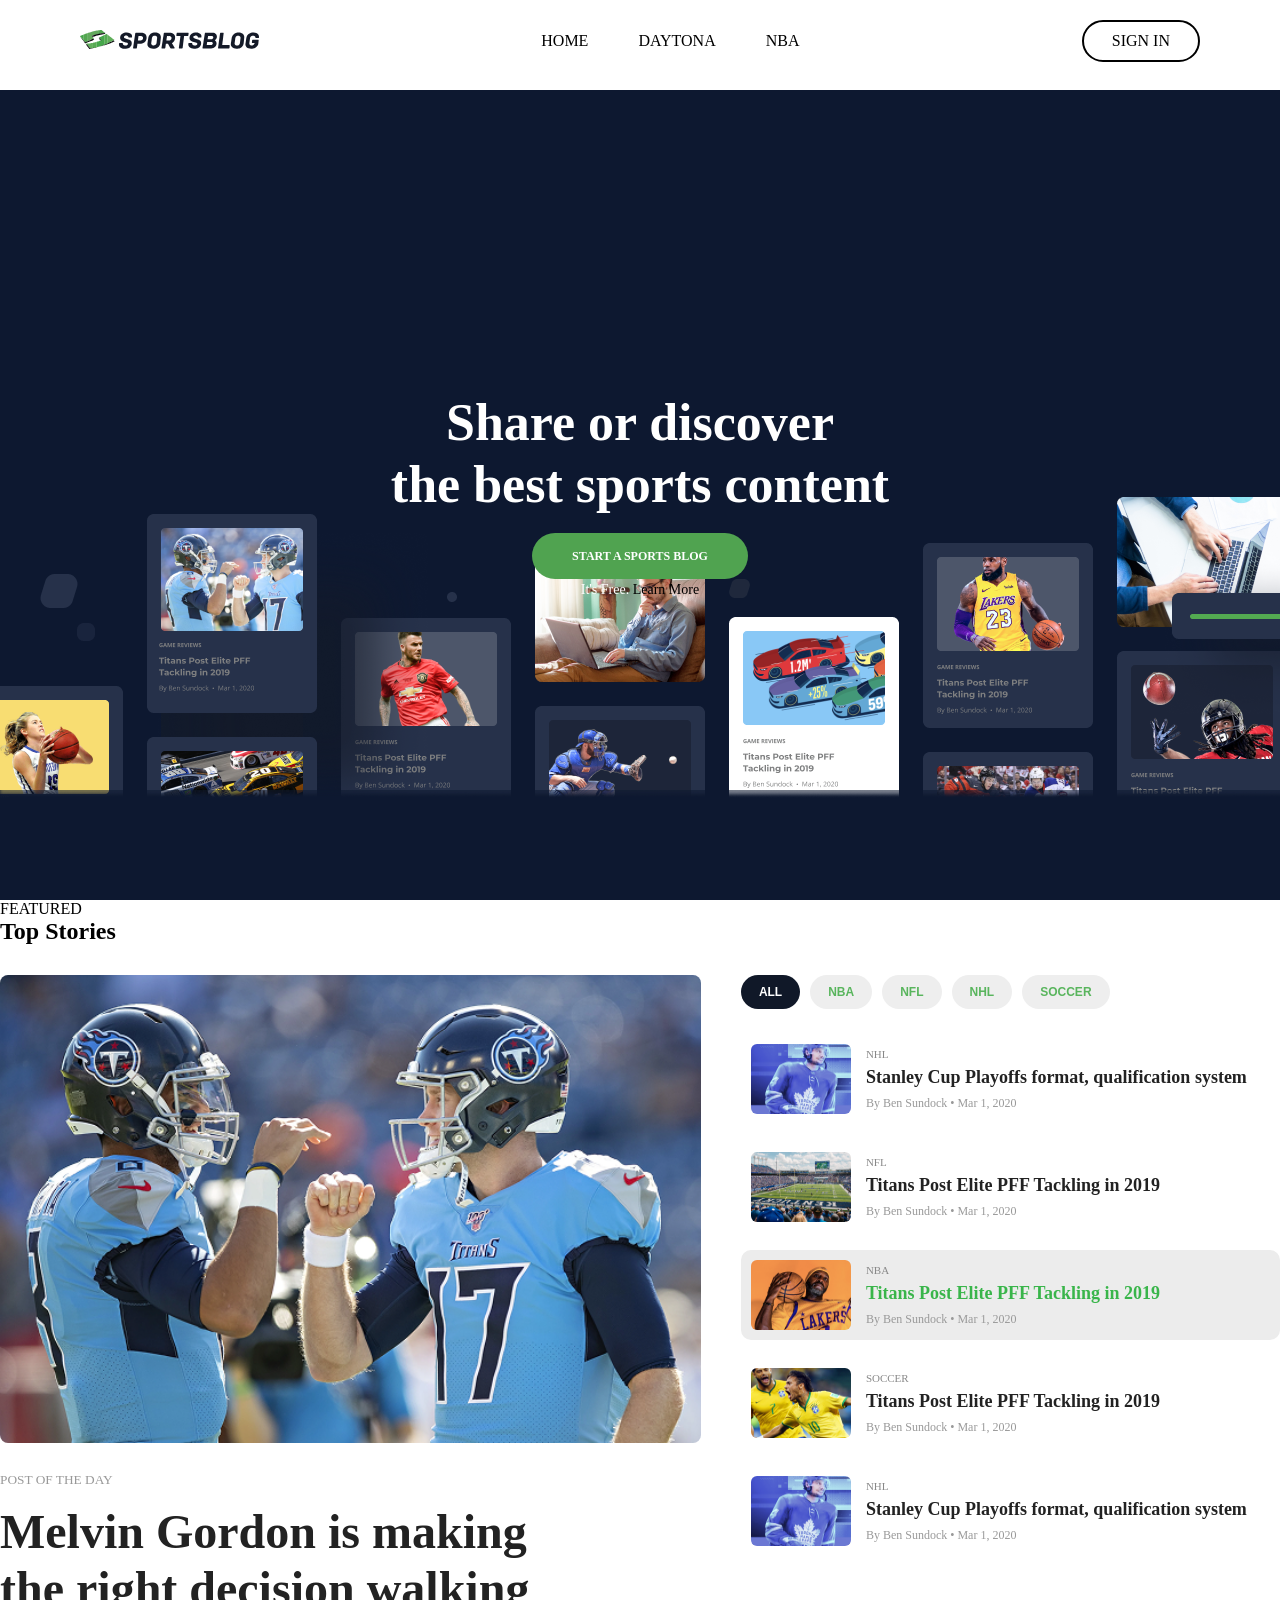
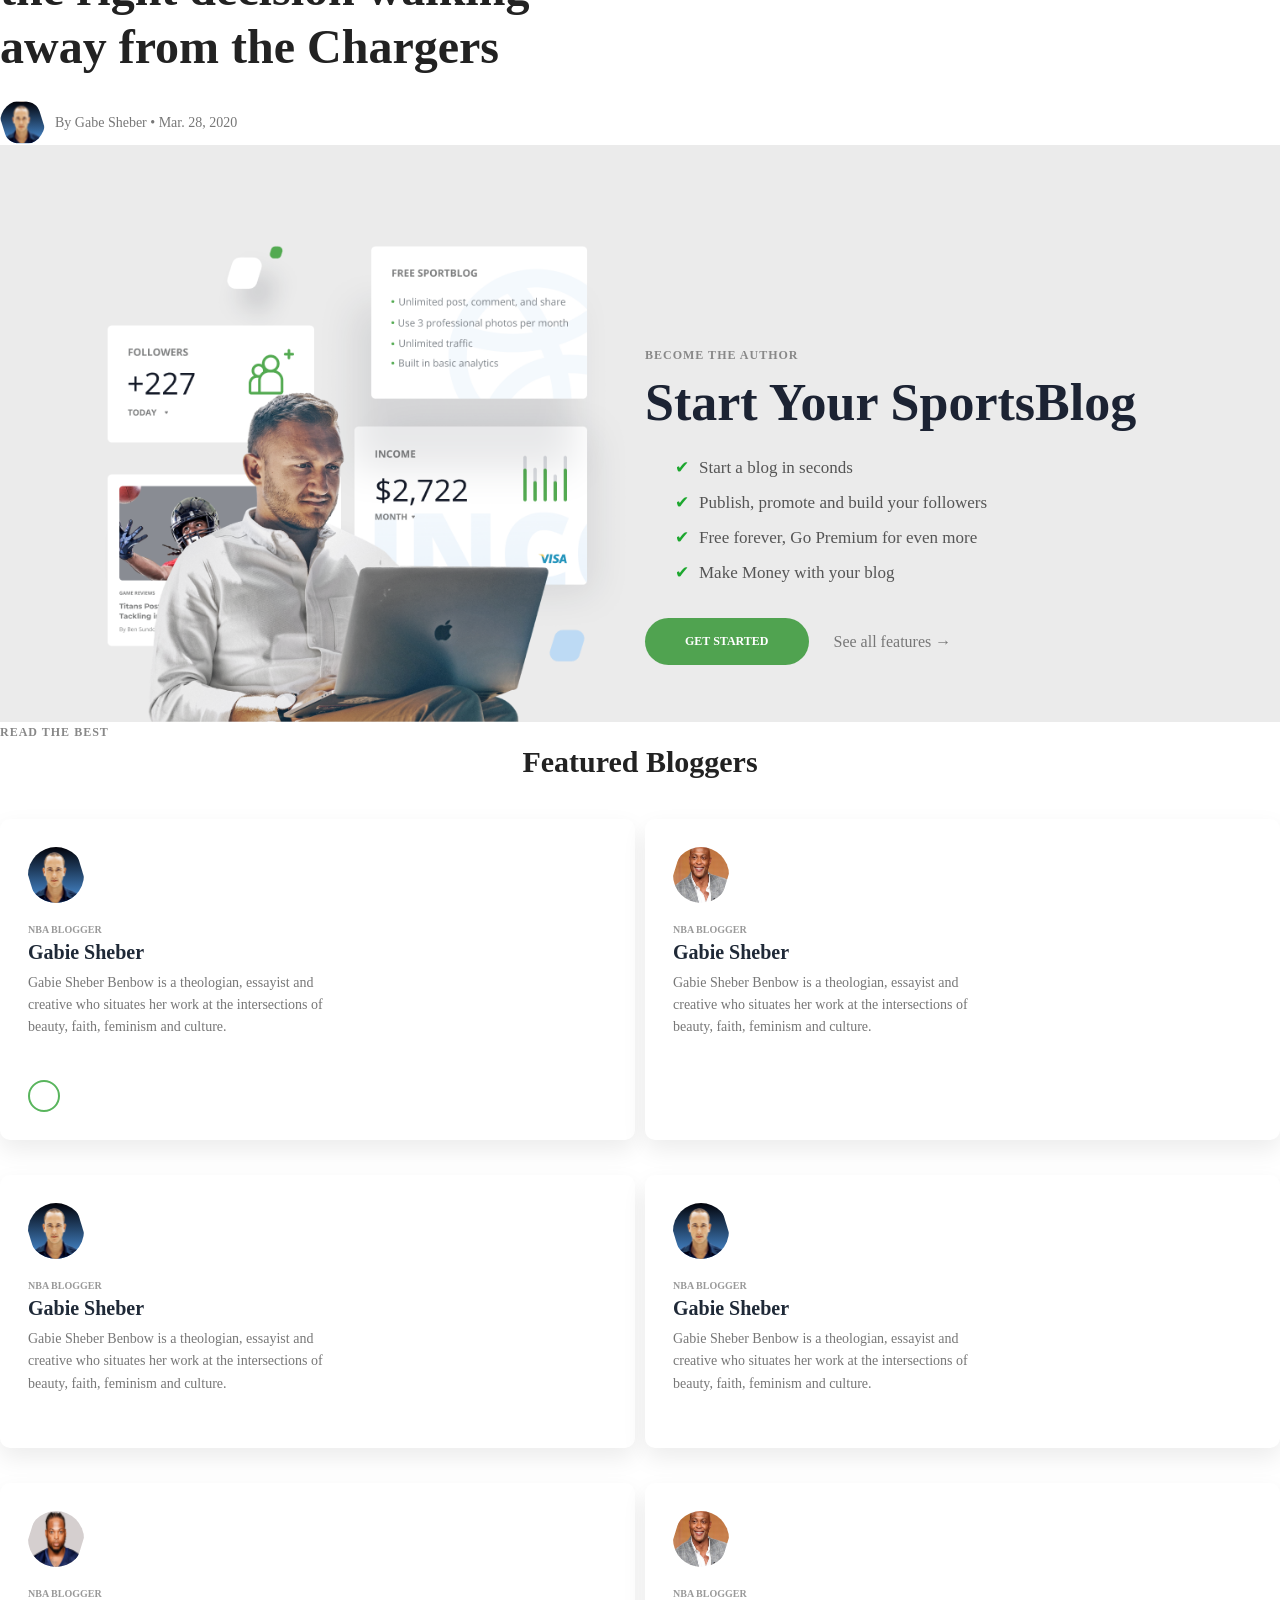
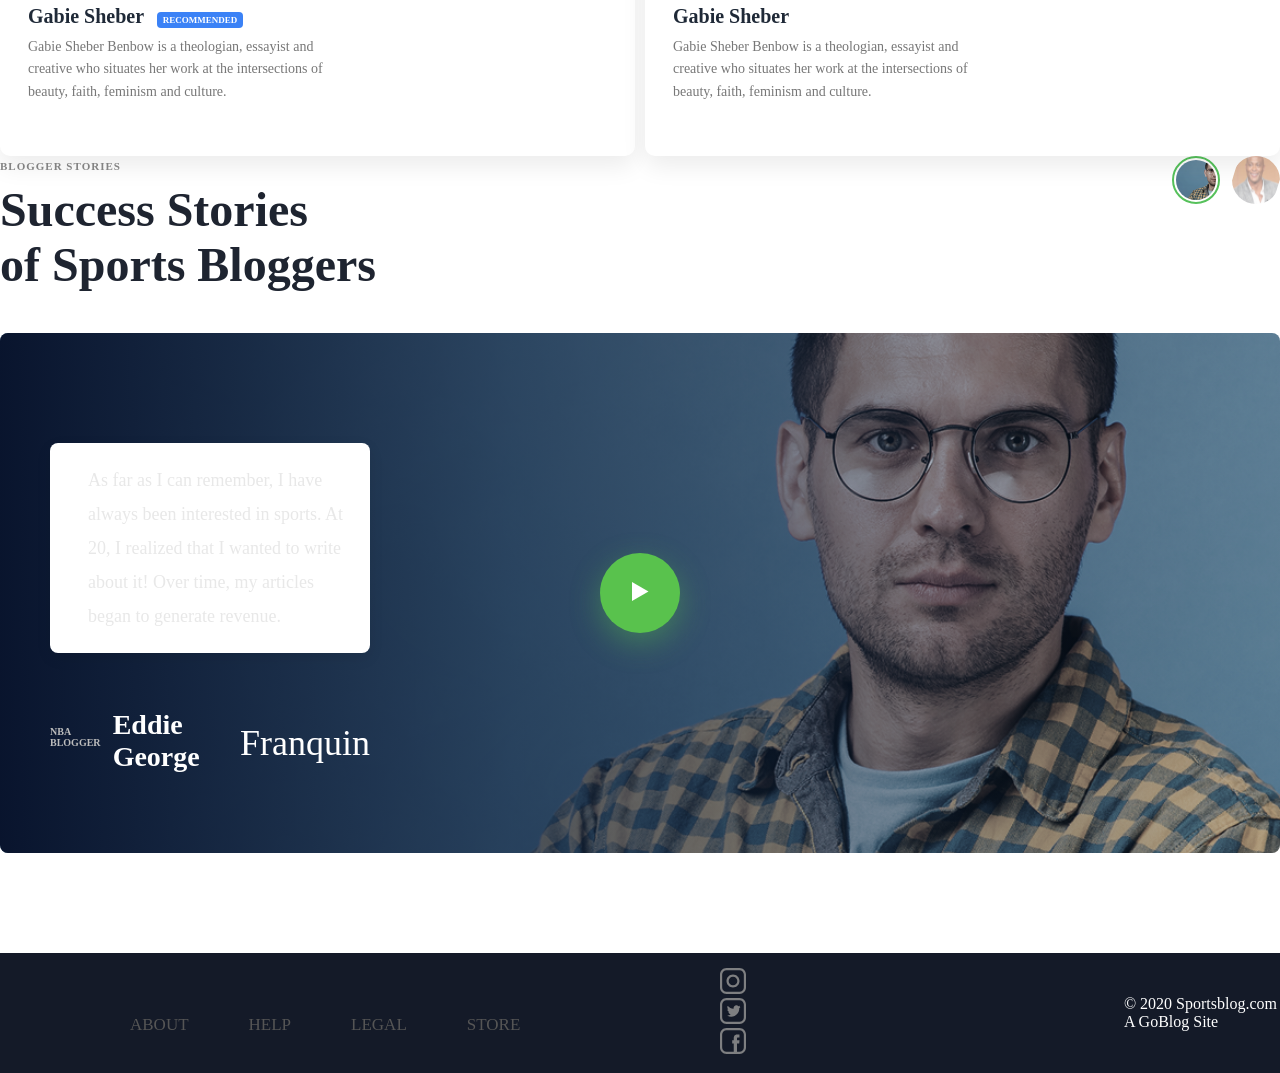
<file: index.html>
<!DOCTYPE html>
<html lang="en">
<head>
    <meta charset="UTF-8">
    <meta name="viewport" content="width=device-width, initial-scale=1.0">
    <title>SASS WEBSITE</title>
    <link rel="stylesheet" href="./style.css">
</head>
<body>
<header class="header">
    <div class="logo">
        <img src="./img/LOGO_dark background.svg" alt="">
    </div>

    <nav class="nav" id="nav">
        <a href="./index.html">HOME</a>
        <a href="./daytona.html">DAYTONA</a>
        <a href="./nba.html">NBA</a>
    </nav>
    <a href="./button.html" class="sign-btn">SIGN IN</a>
    <button class="menu-btn" id="menuBtn">
        ☰
    </button>
</header>
<script src="./app.js"></script>
<section class="hero">
    <div class="contents">
      <h1>Share or discover<br>the best sports content</h1>
      <a href="#" class="btn">START A SPORTS BLOG</a>
      <p>
        It's Free. <a href="#">Learn More</a>
      </p>
    </div>
  </section>
    <section>
        <div class="headerss">
        <span>FEATURED</span>
        <h1>Top Stories</h1>
    </div>
    <div class="content">
        <div class="main-story">
            <img src="./img/FeaturedCardImage (1).png"
                alt="football">
            <small>POST OF THE DAY</small>
            <h2>
                Melvin Gordon is making <br>
                the right decision walking <br>
                away from the Chargers
            </h2>
            <div class="author">
                <img src="./img/AuthorAvatar.svg">
                <p>By Gabe Sheber • Mar. 28, 2020</p>
            </div>
        </div>
        <div class="sidebar">
            <div class="tabs"`>
                <button class="active">ALL</button>
                <button>NBA</button>
                <button>NFL</button>
                <button>NHL</button>
                <button>SOCCER</button>
            </div>
            <div class="news-card">
                <img src="./img/Mask Group (1) copy.png">
                <div>
                    <span>NHL</span>
                    <h4>Stanley Cup Playoffs format, qualification system</h4>
                    <p>By Ben Sundock • Mar 1, 2020</p>
                </div>
            </div>

            <div class="news-card">
                <img src="./img/CardImage.png">
                <div>
                    <span>NFL</span>
                    <h4>Titans Post Elite PFF Tackling in 2019</h4>
                    <p>By Ben Sundock • Mar 1, 2020</p>
                </div>
            </div>

            <div class="news-card active-card">
                <img src="./img/Mask Group (2).png">
                <div>
                    <span>NBA</span>
                    <h4>Titans Post Elite PFF Tackling in 2019</h4>
                    <p>By Ben Sundock • Mar 1, 2020</p>
                </div>
            </div>

            <div class="news-card">
                <img src="./img/Mask Group (3).png">
                <div>
                    <span>SOCCER</span>
                    <h4>Titans Post Elite PFF Tackling in 2019</h4>
                    <p>By Ben Sundock • Mar 1, 2020</p>
                </div>
            </div>
            <div class="news-card">
                <img src="./img/Mask Group (1) copy.png">
                <div>
                    <span>NHL</span>
                    <h4>Stanley Cup Playoffs format, qualification system</h4>
                    <p>By Ben Sundock • Mar 1, 2020</p>
                </div>
            </div>
    </section>
                

    <section class="section__left">
        <div class="left">
    <img src="./img/Group 1133.png"
         alt="person">
  </div>

  <div class="right">
    <span class="subtitle">BECOME THE AUTHOR</span>

    <h1>Start Your SportsBlog</h1>

    <ul>
      <li><span class="sct__span">✔</span>Start a blog in seconds</li>
      <li><span class="sct__span">✔</span>Publish, promote and build your followers</li>
      <li><span class="sct__span">✔</span>Free forever, Go Premium for even more</li>
      <li><span class="sct__span">✔</span>Make Money with your blog</li>
    </ul>

    <div class="buttons">
      <a href="#" class="btn">GET STARTED</a>
      <a href="#" class="link">See all features →</a>
    </div>
  </div>
    </section>
    <section>
        <span class="subtitle">READ THE BEST</span>
    <h1 class="h1">Featured Bloggers</h1>

    <div class="bloggers">

        <div class="card">
            <img src="./img/AuthorAvatar.svg" alt="">
            <div class="info">
                <small>NBA BLOGGER</small>
                <h3>Gabie Sheber</h3>
                <p>
                    Gabie Sheber Benbow is a theologian, essayist and
                    creative who situates her work at the intersections
                    of beauty, faith, feminism and culture.
                </p>
            </div>
            <button><i class="fa-regular fa-heart"></i></button>
        </div>

        <div class="card">
            <img src="./img/Rectangle 57.svg" alt="">
            <div class="info">
                <small>NBA BLOGGER</small>
                <h3>Gabie Sheber</h3>
                <p>
                    Gabie Sheber Benbow is a theologian, essayist and
                    creative who situates her work at the intersections
                    of beauty, faith, feminism and culture.
                </p>
            </div>
        </div>

        <div class="card">
            <img src="./img/AuthorAvatar.svg" alt="">
            <div class="info">
                <small>NBA BLOGGER</small>
                <h3>Gabie Sheber</h3>
                <p>
                    Gabie Sheber Benbow is a theologian, essayist and
                    creative who situates her work at the intersections
                    of beauty, faith, feminism and culture.
                </p>
            </div>
        </div>

        <div class="card">
            <img src="./img/AuthorAvatar.svg" alt="">
            <div class="info">
                <small>NBA BLOGGER</small>
                <h3>Gabie Sheber</h3>
                <p>
                    Gabie Sheber Benbow is a theologian, essayist and
                    creative who situates her work at the intersections
                    of beauty, faith, feminism and culture.
                </p>
            </div>
        </div>
        <div class="card">
            <img src="./img/Rectangle 57 (1).svg" alt="">
            <div class="info">
                <small>NBA BLOGGER</small>
                <h3>Gabie Sheber
                    <span class="badge">RECOMMENDED</span>
                </h3>
                <p>
                    Gabie Sheber Benbow is a theologian, essayist and
                    creative who situates her work at the intersections
                    of beauty, faith, feminism and culture.
                </p>
            </div>
        </div>
        <div class="card">
            <img src="./img/Rectangle 57.svg" alt="">
            <div class="info">
                <small>NBA BLOGGER</small>
                <h3>Gabie Sheber</h3>
                <p>
                    Gabie Sheber Benbow is a theologian, essayist and
                    creative who situates her work at the intersections
                    of beauty, faith, feminism and culture.
                </p>
    </div>
    </section>
    <section class="stories">
    <div class="heade">
        <div>
            <span class="subtitless">BLOGGER STORIES</span>
            <h1>Success Stories<br>of Sports Bloggers</h1>
        </div>

        <div class="avatars">
            <img class="active" src="./img/2596531 1.png">
            <img src="./img/Rectangle 57.svg">
        </div>
    </div>
    <div class="story-card">
        <div class="overlay"></div>
        <div class="conten">
            <div class="quote">
                <i class="fa-solid fa-quote-left"></i>
                <p>
                    As far as I can remember, I have always been
                    interested in sports. At 20, I realized that I
                    wanted to write about it! Over time, my articles
                    began to generate revenue.
                </p>
            </div>
            <div class="author">
                <small>NBA BLOGGER</small>
                <h3>Eddie George</h3>
                <div class="sign">Franquin</div>
            </div>
        </div>
        <button class="play-btn">
            <a href="https://www.youtube.com/watch?v=qtVUbK4wX6Q"><img src="./img/Polygon 1.svg" alt=""></a>
        </button>
    </div>
</section>
<footer>
    <div class="footer">
        <ul class="foot__ul">
            <li class="foot__li"><a href="#"></a>ABOUT</li>
            <li class="foot__li"><a href="#"></a>HELP</li>
            <li class="foot__li"><a href="#"></a>LEGAL</li>
            <li class="foot__li"><a href="#"></a>STORE</li>
        </ul>
        <div class="foot__imgs">
            <img src="./img/Instagram icon.svg" alt="">
            <img src="./img/Twitter icon.svg" alt="">
            <img src="./img/Facebook icon.svg" alt="">
        </div>
        <p class="footer__P">© 2020 Sportsblog.com A GoBlog Site</p>
    </div>
</footer>
</body>
</html>
</file>
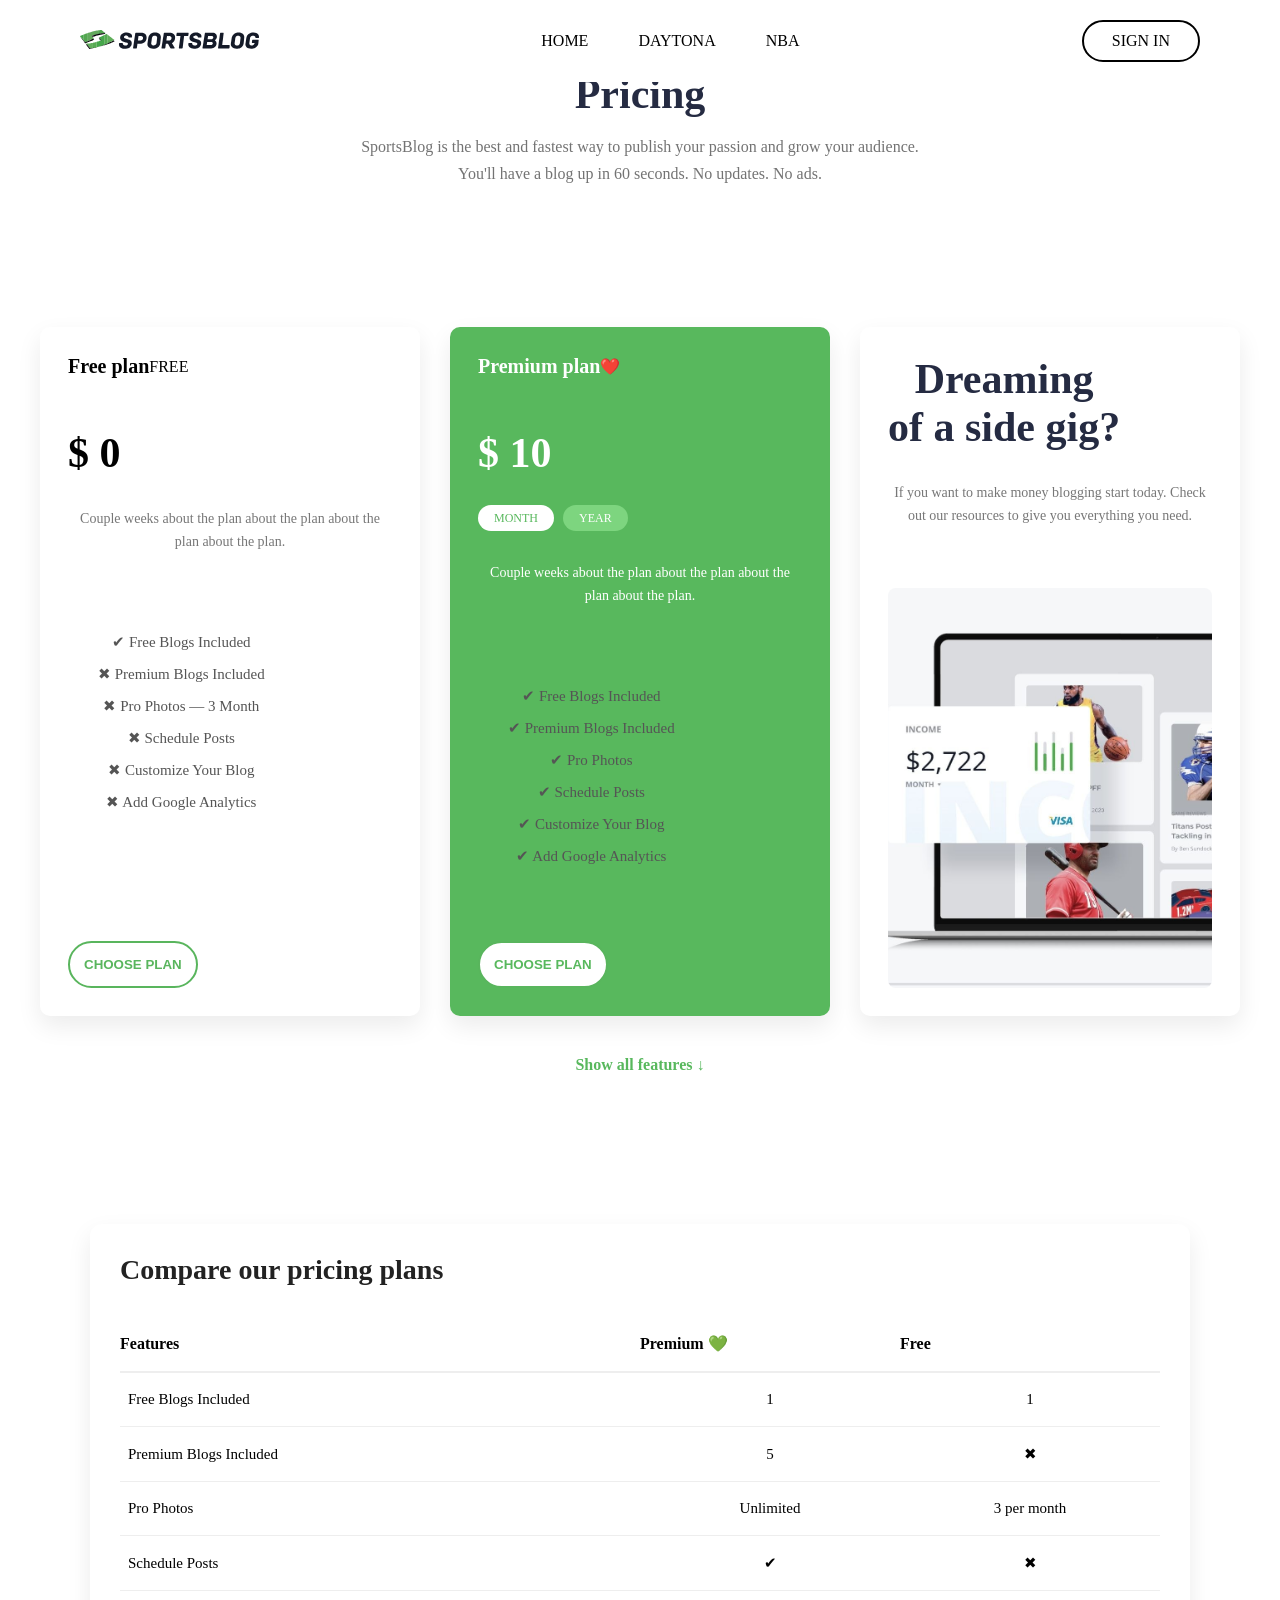
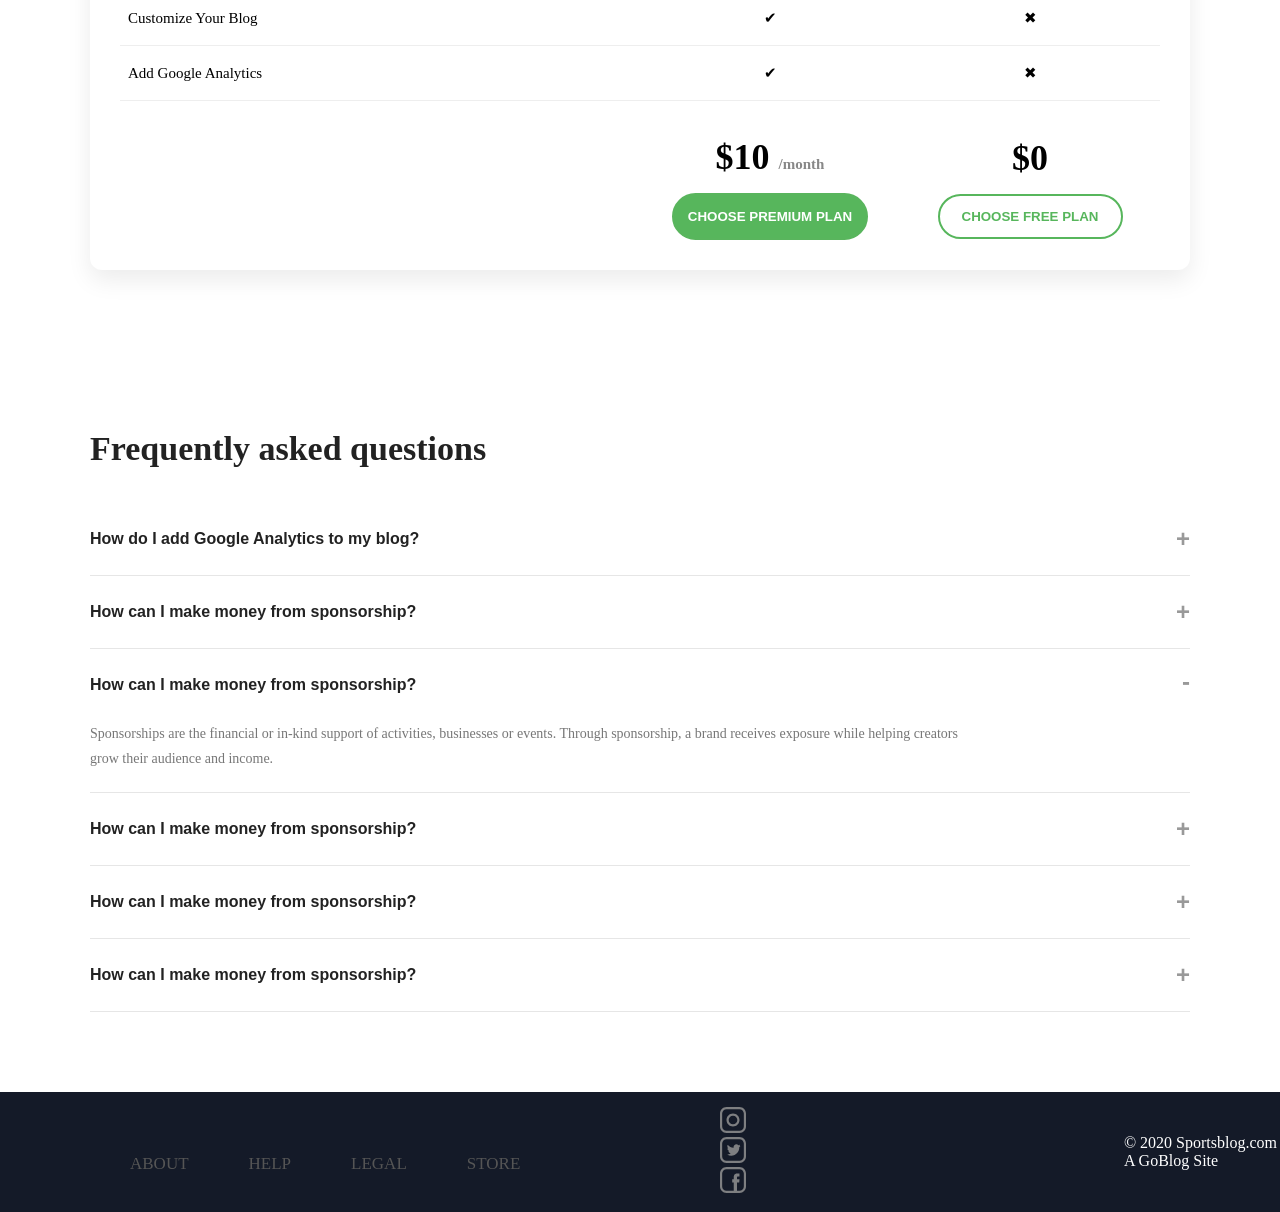
<file: button.html>
<!DOCTYPE html>
<html lang="en">
<head>
    <meta charset="UTF-8">
    <meta name="viewport" content="width=device-width, initial-scale=1.0">
    <title>SASS WEBSITE</title>
    <link rel="stylesheet" href="./style.css">
</head>
<body>
<header class="header">
    <div class="logo">
        <img src="./img/LOGO_dark background.svg" alt="">
    </div>

    <nav class="nav" id="nav">
        <a href="./index.html">HOME</a>
        <a href="./daytona.html">DAYTONA</a>
        <a href="./nba.html">NBA</a>
    </nav>
    <a href="./button.html" class="sign-btn">SIGN IN</a>
    <button class="menu-btn" id="menuBtn">
        ☰
    </button>
</header>
<script src="./app.js"></script>
<section class="pricing">
    <div class="containerss">
        <h2>Pricing</h2>
        <p>
            SportsBlog is the best and fastest way to publish your passion and grow your audience.
            <br>
            You'll have a blog up in 60 seconds. No updates. No ads.
        </p>
    </div>
</section>
<section class="pricing">

<div class="container">

<div class="card">

<div class="top">
<h3>Free plan</h3>
<span>FREE</span>
</div>

<h1>$ 0</h1>

<p>
Couple weeks about the plan about the plan
about the plan about the plan.
</p>

<ul>

<li>✔ Free Blogs Included</li>
<li>✖ Premium Blogs Included</li>
<li>✖ Pro Photos — 3 Month</li>
<li>✖ Schedule Posts</li>
<li>✖ Customize Your Blog</li>
<li>✖ Add Google Analytics</li>

</ul>

<button>CHOOSE PLAN</button>

</div>

<!-- Premium -->

<div class="card premium">

<div class="top">
<h3>Premium plan</h3>
<span>❤️</span>
</div>

<h1>$ 10</h1>

<div class="switch">

<span class="active">MONTH</span>
<span>YEAR</span>

</div>

<p>
Couple weeks about the plan about the plan
about the plan about the plan.
</p>

<ul>

<li>✔ Free Blogs Included</li>
<li>✔ Premium Blogs Included</li>
<li>✔ Pro Photos</li>
<li>✔ Schedule Posts</li>
<li>✔ Customize Your Blog</li>
<li>✔ Add Google Analytics</li>

</ul>

<button>CHOOSE PLAN</button>

</div>

<!-- Right Card -->

<div class="card image-card">

<h2>Dreaming<br>of a side gig?</h2>

<p>

If you want to make money blogging
start today. Check out our resources
to give you everything you need.

</p>

<img src="./img/photo_2026-07-07_12-33-56.jpg"
alt="dashboard">

</div>

</div>

<a href="#" class="features">
Show all features ↓
</a>

</section>
<section class="compare">

<div class="wrapper">

<h2>Compare our pricing plans</h2>

<div class="table">

<div class="head">
<div>Features</div>
<div>Premium 💚</div>
<div>Free</div>
</div>

<div class="row">
<div>Free Blogs Included</div>
<div>1</div>
<div>1</div>
</div>

<div class="row">
<div>Premium Blogs Included</div>
<div>5</div>
<div>✖</div>
</div>

<div class="row">
<div>Pro Photos</div>
<div>Unlimited</div>
<div>3 per month</div>
</div>

<div class="row">
<div>Schedule Posts</div>
<div>✔</div>
<div>✖</div>
</div>

<div class="row">
<div>Customize Your Blog</div>
<div>✔</div>
<div>✖</div>
</div>

<div class="row">
<div>Add Google Analytics</div>
<div>✔</div>
<div>✖</div>
</div>

<div class="footerss">
<div></div>
<div class="price">
<h3>$10 <span>/month</span></h3>
<button class="green">
CHOOSE PREMIUM PLAN
</button>
</div>
<div class="price">
<h3>$0</h3>
<button class="greens">
CHOOSE FREE PLAN
</button>
</div>
</div>
</div>
</div>
</section>
<section class="faq">
    <div class="containe">
        <h2>Frequently asked questions</h2>
        <div class="accordion">
            <div class="item">
                <button class="question">
                    <span>How do I add Google Analytics to my blog?</span>
                    <span>+</span>
                </button>
                <div class="answerss">
                    <p>
                        Copy your Google Analytics tracking ID and paste it into
                        your blog settings. Save the changes and analytics will
                        begin tracking visitors.
                    </p>
                </div>
            </div>

            <div class="item">
                <button class="question">
                    <span>How can I make money from sponsorship?</span>
                    <span>+</span>
                </button>

                <div class="answerss">
                    <p>
                        Sponsorships are agreements where companies pay you to
                        promote their products or services through your content.
                    </p>
                </div>
            </div>

            <div class="item active">
                <button class="question">
                    <span>How can I make money from sponsorship?</span>
                    <span>-</span>
                </button>
                <div class="answerss show">
                    <p>
                        Sponsorships are the financial or in-kind support of
                        activities, businesses or events. Through sponsorship,
                        a brand receives exposure while helping creators grow
                        their audience and income.
                    </p>
                </div>
            </div>
            <div class="item">
                <button class="question">
                    <span>How can I make money from sponsorship?</span>
                    <span>+</span>
                </button>

                <div class="answerss">
                    <p>Lorem ipsum dolor sit amet.</p>
                </div>
            </div>

            <div class="item">
                <button class="question">
                    <span>How can I make money from sponsorship?</span>
                    <span>+</span>
                </button>

                <div class="answerss">
                    <p>Lorem ipsum dolor sit amet.</p>
                </div>
            </div>
            <div class="item">
                <button class="question">
                    <span>How can I make money from sponsorship?</span>
                    <span>+</span>
                </button>
                <div class="answerss">
                    <p>Lorem ipsum dolor sit amet.</p>
                </div>
            </div>
        </div>
    </div>
</section>
<footer>
    <div class="footer">
        <ul class="foot__ul">
            <li class="foot__li"><a href="#"></a>ABOUT</li>
            <li class="foot__li"><a href="#"></a>HELP</li>
            <li class="foot__li"><a href="#"></a>LEGAL</li>
            <li class="foot__li"><a href="#"></a>STORE</li>
        </ul>
        <div class="foot__imgs">
            <img src="./img/Instagram icon.svg" alt="">
            <img src="./img/Twitter icon.svg" alt="">
            <img src="./img/Facebook icon.svg" alt="">
        </div>
        <p class="footer__P">© 2020 Sportsblog.com A GoBlog Site</p>
    </div>
</footer>
</body>
</html>
</file>
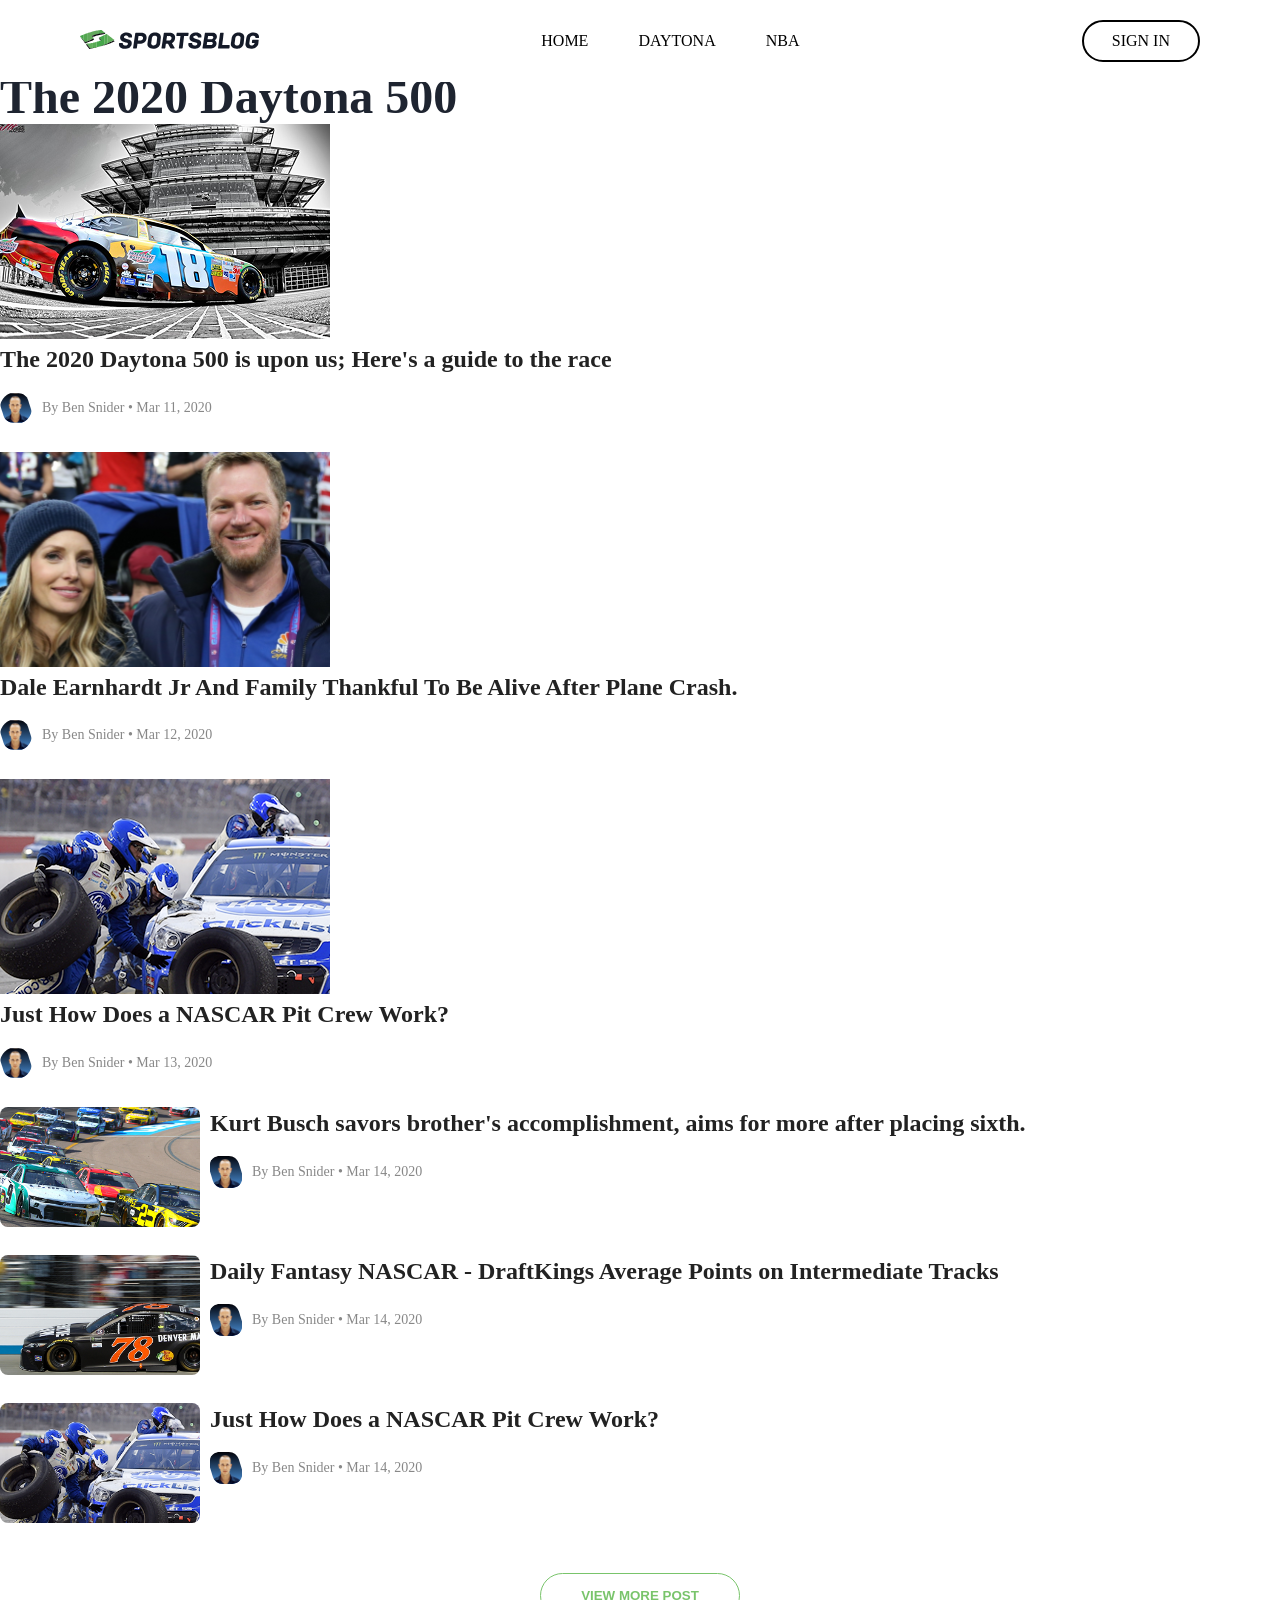
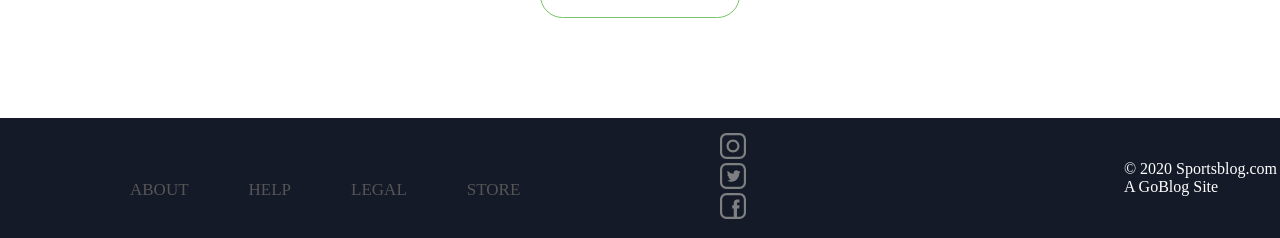
<file: daytona.html>
<!DOCTYPE html>
    <html lang="en">
    <head>
        <meta charset="UTF-8">
        <meta name="viewport" content="width=device-width, initial-scale=1.0">
        <title>SASS WEBSITE</title>
        <link rel="stylesheet" href="./style.css">
    </head>
    <body>
<header class="header">
    <div class="logo">
        <img src="./img/LOGO_dark background.svg" alt="">
    </div>
    <nav class="nav" id="nav">
        <a href="./index.html">HOME</a>
        <a href="./daytona.html">DAYTONA</a>
        <a href="./nba.html">NBA</a>
    </nav>
    <a href="./button.html" class="sign-btn">SIGN IN</a>
    <button class="menu-btn" id="menuBtn">
        ☰
    </button>
</header>
    <script src="./app.js"></script>
        <section class="stories">
            <span class="tags">TAG</span>
        <h1>The 2020 Daytona 500</h1>

        <div class="newss">

            <div class="carders">
                <img src="./img/image 195.png" alt="">
                <div class="contenterr">
                    <h3>The 2020 Daytona 500 is upon us; Here's a guide to the race</h3>
                    <div class="metas">
                        <img src="./img/AuthorAvatar.svg" class="avatar">
                        <span>By Ben Snider • Mar 11, 2020</span>
                    </div>
                </div>
            </div>

            <div class="carders">
                <img src="./img/image 192.svg" alt="">
                <div class="contenterr">
                    <h3>Dale Earnhardt Jr And Family Thankful To Be Alive After Plane Crash.</h3>
                    <div class="metas">
                        <img src="./img/AuthorAvatar.svg" class="avatar">
                        <span>By Ben Snider • Mar 12, 2020</span>
                    </div>
                </div>
            </div>

            <div class="carders">
                <img src="./img/image 193.png" alt="">
                <div class="contenterr">
                    <h3>Just How Does a NASCAR Pit Crew Work?</h3>
                    <div class="metas">
                        <img src="./img/AuthorAvatar.svg" class="avatar">
                        <span>By Ben Snider • Mar 13, 2020</span>
                    </div>
                </div>
            </div>

            <div class="carderss">
                <img src="./img/image 166.png" alt="">
                <div class="contenterr">
                    <h3>Kurt Busch savors brother's accomplishment, aims for more after placing sixth.</h3>
                    <div class="metas">
                        <img src="./img/AuthorAvatar.svg" class="avatar">
                        <span>By Ben Snider • Mar 14, 2020</span>
                    </div>
                </div>
            </div>

            <div class="carderss">
                <img src="./img/image 196.png" alt="">
                <div class="contenterr">
                    <h3>Daily Fantasy NASCAR - DraftKings Average Points on Intermediate Tracks</h3>
                    <div class="metas">
                        <img src="./img/AuthorAvatar.svg" class="avatar">
                        <span>By Ben Snider • Mar 14, 2020</span>
                    </div>
                </div>
            </div>
            <div class="carderss">
                <img src="./img/image 193.png" alt="">
                <div class="contenterr">
                    <h3>Just How Does a NASCAR Pit Crew Work?</h3>
                    <div class="metas">
                        <img src="./img/AuthorAvatar.svg" class="avatar">
                        <span>By Ben Snider • Mar 14, 2020</span>
                    </div>
                </div>
            </div>
        </div>
        <button class="btnns">VIEW MORE POST</button>
        </section>
    <footer>
        <div class="footer">
            <ul class="foot__ul">
                <li class="foot__li"><a href="#"></a>ABOUT</li>
                <li class="foot__li"><a href="#"></a>HELP</li>
                <li class="foot__li"><a href="#"></a>LEGAL</li>
                <li class="foot__li"><a href="#"></a>STORE</li>
            </ul>
            <div class="foot__imgs">
                <img src="./img/Instagram icon.svg" alt="">
                <img src="./img/Twitter icon.svg" alt="">
                <img src="./img/Facebook icon.svg" alt="">
            </div>
            <p class="footer__P">© 2020 Sportsblog.com A GoBlog Site</p>
        </div>
    </footer>
    </body>
    </html>
</file>
<file: style.css>
*{
  padding: 0;
  margin: 0;
  box-sizing: border-box;
}
.header{
    display:flex;
    justify-content:space-between;
    align-items:center;
    padding:20px 80px;
    position:relative;
}
a{
  text-decoration: none;
  color: black;
}
ul{
  list-style: none;
  color: #000;
}
.nav{
    display:flex;
    gap:50px;
}

.sign-btn{
    padding:10px 28px;
    border:2px solid #000;
    border-radius:30px;
    text-decoration:none;
    color:#000;
}

.menu-btn{
    display:none;
    background:none;
    border:none;
    font-size:34px;
    cursor:pointer;
}
.header{
    position: relative;
    z-index: 1000;
}

.nav{
    display: none;
}

@media (max-width:768px){

    .nav{
        position: absolute;
        top: 100%;
        left: 0;
        width: 100%;
        background: #fff;
        display: flex;
        flex-direction: column;
        align-items: center;
        gap: 25px;
        padding: 25px 0;

        opacity: 0;
        visibility: hidden;
        transform: translateY(-15px);
        transition: .3s;

        z-index: 9999;
        box-shadow: 0 10px 25px rgba(0,0,0,.15);
    }

    .nav.active{
        opacity: 1;
        visibility: visible;
        transform: translateY(0);
    }
}

.header{
    position: fixed;
    top: 0;
    left: 0;
    width: 100%;
    background: #fff;
    z-index: 9999;
}
.hero{
    margin-top: 90px;
}

@media (max-width:768px){

    .menu-btn{
        display:block;
    }

    .nav{
        display:none;
        flex-direction:column;
        position:absolute;
        top:80px;
        left:0;
        width:100%;
        background:#fff;
        text-align:center;
        padding:20px 0;
        gap:20px;
        box-shadow:0 10px 20px rgba(0,0,0,.1);
    }

    .nav.active{
        display:flex;
    }

    .sign-btn{
        display:none;
    }

    .header{
        padding:20px 30px;
    }
}

@media (max-width:500px){

    .header{
        padding:15px 20px;
    }

    .logo img{
        width:170px;
    }

    .menu-btn{
        font-size:30px;
    }
}
@media (min-width:1024px){

    .menu-btn{
        display:none !important;
    }

    .nav{
        display:flex !important;
    }

    .sign-btn{
        display:inline-block;
    }
}
.article{
    width:90%;
    max-width:1100px;
    margin:40px auto;
    text-align:center;
}

.category{
    color:#9c9c9c;
    font-size:12px;
    letter-spacing:1px;
} 

.article h1{
    font-size:56px;
    font-weight:800;
    color:#2d2d2d;
    margin:18px 0 28px;
    line-height:1.2;
}

.authorer{
     display:flex;
     justify-content:center;
     align-items:center;
    gap:15px;
    margin-bottom:35px;
}

.authorer img{
    width:50px;
    height:50px;
    border-radius:50%;
} 
 
.authorer-text{
    text-align:left;
} 
 
.authorer-text p{
    color:#555;
    font-size:14px;
}

.authorer-text span{
    color:#888;
}

.authorer-text small{
    color:#999;
     font-size:12px;
}

.article-image img{
    width:100%;
    border-radius:8px;
    display:block;
}

.caption{
    margin-top:12px;
    color:#999;
    font-size:12px;
}
@media(max-width:1024px){

.article h1{

    font-size:46px;

} 
 
.article{

    width:94%;

}

}
@media(max-width:768px){

.article{

    margin:30px auto;

} 
 
.article h1{

    font-size:36px;

}

.authorer{

    flex-direction:column;

}

.authorer-text{

    text-align:center;

}

}
@media(max-width:500px){

.article{

    width:95%;

}

.category{

    font-size:10px;

}

.article h1{

    font-size:25px;
    line-height:1.35;

}

.authorer img{

    width:42px;
    height:42px;

}

.authorer-text p{

     font-size:12px;

}

.authorer-text small{

    font-size:11px;

}

.article-image img{

    border-radius:5px;

}

.caption{

    font-size:10px;

}

} 
 
.blog{
    max-width:650px;
    margin:50px auto;
    padding:0 20px;
}

.intro{
    font-size:15px;
    line-height:1.9;
    margin-bottom:35px;
}

article{
    margin-bottom:45px;
}

article h2{
    font-size:28px;
    margin-bottom:18px;
    font-weight:700;
}

article p{
    font-size:15px;
    line-height:1.9;
    color:#666;
    margin-bottom:18px;
}

.quote{
     display:flex;
    gap:18px;
    background:#ffffff;
    padding:20px;
    border-radius:8px;
    margin:30px 0;
    box-shadow:0 5px 15px rgba(0,0,0,.08);
} 

.iconss{
    width:45px;
    height:45px;
    border-radius:50%;
    background:#ffffff;
    display:flex;
    align-items:center;
    justify-content:center;
    font-size:22px;
} 
 
.quote strong{
    display:block;
    margin-bottom:8px;
}

.quote p{
    margin:0;
}

article img{
     width:100%;
     border-radius:8px;
    margin-top:15px;
} 
@media(max-width:1024px){

.blog{

    max-width:760px;

}

article h2{

    font-size:26px;

}

}
@media(max-width:768px){

.blog{

    max-width:95%;

}

article h2{

    font-size:22px;

} 
 
.quote{
  display: none;
}

}
@media(max-width:500px){

.blog{

    padding:0 15px;

} 
 
.intro{

    font-size:13px;

}

article h2{

    font-size:18px;

}

article p{

    font-size:13px;
    line-height:1.7;

}

.quote{
  display: none;
}

.iconss{

    width:40px;
    height:40px;
    font-size:18px;

}
}
.comments{
width:90%;
max-width:760px;
margin:60px auto;
}

.comments h2{
font-size:38px;
margin-bottom:35px;
}

.comment-form{
display:flex;
gap:20px;
margin-bottom:50px;
} 
 
.comment-form img{
width:55px;
height:55px;
border-radius:50%;
} 
 
.form{
flex:1;
}

textarea{
width:100%;
height:110px;
padding:20px;
border:1px solid #ddd;
border-radius:6px;
resize:none;
outline:none;
font-size:15px;
}

.button{
margin-top:18px;
padding:12px 35px;
background:#fff;
border:1px solid #ccc;
border-radius:25px;
cursor:pointer;
letter-spacing:2px;
font-size:12px;
transition:.3s;
}

.button:hover{
background:#222;
color:#fff;
}

.comment{
display:flex;
gap:18px;
padding:30px 0;
border-top:1px solid #ddd;
}

.comment img{
width:55px;
height:55px;
border-radius:50%;
}

.contentss{
flex:1;
} 
 
.top{
display:flex;
justify-content:space-between;
align-items:center;
margin-bottom:10px;
} 
 
.top h3{
font-size:20px;
} 
 
.top a{
text-decoration:none;
font-size:13px;
font-weight:600;
color:#333;
}

.contentss p{
font-size:15px;
line-height:1.8;
color:#777;
margin-bottom:15px;
}

.contentss span{
font-size:12px;
color:#999;
} 
 
.more{
margin-top:45px;
padding-top:30px;
border-top:1px solid #ddd;
font-size:13px;
letter-spacing:1px;
text-align:center;
}
@media(max-width:1024px){

.comments{

width:95%;

} 
 
.comments h2{

font-size:34px;

}

}
@media(max-width:768px){

.comment-form{

flex-direction:column;
align-items:center;

}

.comment{

flex-direction:column;
text-align:center;

}
.top{
flex-direction:column;
gap:10px;
} 
}
@media(max-width:500px){
.comments{
width:94%;
}
.comments h2{
font-size:28px;
}
textarea{
height:90px;
font-size:13px;
} 
.button{
width:100%;
}
.comment img{
width:50px;
height:50px;
} 
.top h3{
font-size:17px;
} 
.contentss p{
font-size:13px;
line-height:1.6;

}
.more{
font-size:11px;
line-height:20px;
}
}
.hero {
  width: 100%;
  height: 90vh;
  display: flex;
  justify-content: center;
  align-items: center;
  background: #0d1830;
  background-image: url(./img/Mask\ Group.png);
}

.contents {
  text-align: center;
}

.contents h1 {
  color: white;
  font-size: 52px;
  font-weight: 700;
  line-height: 1.2;
  margin-bottom: 30px;
}

.btn {
  background: #5cc14a;
  color: white;
  border: none;
  padding: 16px 42px;
  border-radius: 30px;
  font-size: 12px;
  font-weight: bold;
  cursor: pointer;
  transition: 0.3s;
}

.btn:hover {
  background-color: #1f8b1f;
}

.contents p {
  color: white;
  margin-top: 18px;
  font-size: 14px;
  opacity: 0.85;
}

.header span {
  color: #999;
  font-size: 12px;
  letter-spacing: 1px;
}

.header h1 {
  margin-top: 5px;
  color: #222;
  font-size: 42px;
}

.content {
  display: flex;
  gap: 40px;
  margin-top: 30px;
}
.main-story {
  flex: 1.3;
}

.main-story img {
  width: 100%;
  border-radius: 8px;
}

.main-story small {
  display: block;
  color: #999;
  margin-top: 25px;
}

.main-story h2 {
  font-size: 48px;
  line-height: 1.2;
  margin: 15px 0 25px;
  color: #222;
}

.author {
  display: flex;
  align-items: center;
  gap: 10px;
}

.author img {
  width: 45px;
  height: 45px;
  border-radius: 50%;
}

.author p {
  color: #777;
  font-size: 14px;
}
.sidebar {
  flex: 1;
}

.tabs {
  display: flex;
  gap: 10px;
  margin-bottom: 25px;
}

.tabs button {
  border: none;
  background: #eee;
  padding: 10px 18px;
  border-radius: 20px;
  font-size: 12px;
}

.tabs .active {
  background: #101828;
  color: white;
}

.news-card {
  display: flex;
  gap: 15px;
  margin-bottom: 18px;
  padding: 10px;
  border-radius: 10px;
}

.news-card img {
  width: 100px;
  height: 70px;
  border-radius: 6px;
}

.news-card span {
  color: #888;
  font-size: 11px;
} 
 
.news-card h4 {
  margin-top: 5px;
  color: #222;
  font-size: 18px;
} 
.news-card :hover {
  color: #39b54a;
} 
.news-card p {
  margin-top: 8px;
  color: #999;
  font-size: 12px;
} 
 
.active-card {
  background: #ececec;
} 
.active-card h4 {
  color: #39b54a;
} 
@media (max-width: 900px) {
  .content {
    flex-direction: column;
  }
 
  .main-story h2 {
    font-size: 32px;
  }
 
  .news-card {
    flex-direction: column;
  }
 
  .news-card img {
    width: 90%;
    height: 400px;
    padding-left: 20px;
  }
} 

.section__left {
  display: flex;
  padding-top: 100px;
  background-color: #ebebeb;
 }
.left {
  flex: 1;
} 
 
.left img {
  width: 100%;
  padding-left: 100px;
  border-radius: 12px;
} 
 
.right {
  padding-top: 100px;
  padding-left: 10px;
  flex: 1;
} 
 
.subtitle {
  font-size: 12px;
  color: #888;
  font-weight: 600;
  letter-spacing: 1px;
} 
 
.right h1 {
  margin-top: 10px;
  font-size: 52px;
  color: #1c2333;
  font-weight: 800;
} 
 
ul {
  list-style: none;
  margin-top: 25px;
} 
 
ul li {
  margin: 14px 0;
  color: #555;
  font-size: 17px;
  position: relative;
  padding-left: 30px;
} 
 
ul li::before {
  position: absolute;
  left: 0;
  font-weight: bold;
 }
.sct__span {
  color: #1ca72e;
  padding-right: 10px;
 }
.buttons {
  margin-top: 35px;
  display: flex;
  align-items: center;
  gap: 25px;
 }
 
.btn {
  background: #50a350;
  color: white;
  text-decoration: none;
  padding: 16px 40px;
  border-radius: 40px;
  font-weight: 700;
  transition: 0.3s;
 }
 
.btn:hover {
  background: #136421;
 }
 
.link {
  text-decoration: none;
  color: #777;
  font-weight: 500;
 }
.left {
  display: none;
 }
@media (min-width: 1024px) {
  .left {
    display: flex;
  }
 }
.h1 {
  margin-top: 5px;
  margin-bottom: 40px;
  font-size: 42px;
  color: #111827;
 }
 
.bloggers {
  display: grid;
  grid-template-columns: repeat(2, 1fr);
  gap: 35px 10px;
}
.card {
  display: flex;
  align-items: flex-start;
  gap: 16px;
  position: relative;
}

.card img {
  width: 56px;
  height: 56px;
  border-radius: 50%;
  object-fit: cover;
}

.info small {
  font-size: 10px;
  color: #999;
  font-weight: 700;
}

.info h3 {
  margin: 4px 0 8px;
  font-size: 20px;
  color: #1f2937;
}

.info p {
  font-size: 14px;
  color: #8a8a8a;
  line-height: 1.6;
  max-width: 330px;
}
.badge {
  background: #3b82f6;
  color: white;
  font-size: 9px;
  padding: 3px 6px;
  border-radius: 4px;
  margin-left: 8px;
}

@media (max-width: 768px) {
  .bloggers {
    grid-template-columns: 1fr;
  }
}

.stories {
  max-width: 1440px;
  margin: auto;
}

.heade {
  display: flex;
  justify-content: space-between;
  align-items: flex-start;
  margin-bottom: 40px;
}

.subtitless {
  font-size: 11px;
  font-weight: 700;
  color: #888;
  letter-spacing: 1px;
}

.stories h1 {
  margin-top: 8px;
  font-size: 48px;
  line-height: 1.15;
  color: #1e2430;
}

.avatars {
  display: flex;
  gap: 12px;
}

.avatars img {
  width: 48px;
  height: 48px;
  border-radius: 50%;
  object-fit: cover;
  opacity: 0.5;
}

.avatars img.active {
  border: 2px solid #56c15b;
  padding: 2px;
  opacity: 1;
}

.story-card {
  position: relative;
  height: 520px;
  border-radius: 8px;
  overflow: hidden;

  background: url("./img/2596531\ 1.png") center/cover no-repeat;
}

.overlay {
  position: absolute;
  inset: 0;
  background: linear-gradient(
    90deg,
    rgba(5, 15, 40, 0.95) 0%,
    rgba(15, 35, 65, 0.65) 40%,
    rgba(15, 35, 65, 0.15) 100%
  );
}

.conten {
  position: relative;
  z-index: 2;
  color: white;
  width: 420px;
  padding: 80px 50px;
  height: 100%;
  display: flex;
  flex-direction: column;
  justify-content: space-between;
}

.quote i {
  font-size: 28px;
  margin-bottom: 20px;
}

.quote p {
  line-height: 1.9;
  font-size: 18px;
  color: #e8e8e8;
}

.author small {
  color: #bdbdbd;
  font-size: 10px;
  font-weight: 700;
}

.author h3 {
  margin-top: 8px;
  font-size: 28px;
  font-weight: 600;
}

.sign {
  margin-top: 12px;
  font-size: 36px;
  font-family: cursive;
}

.play-btn {
  position: absolute;
  left: 50%;
  top: 50%;
  transform: translate(-50%, -50%);
  width: 80px;
  height: 80px;
  border: none;
  border-radius: 50%;
  background: #59c24d;
  color: white;
  font-size: 28px;
  cursor: pointer;
  z-index: 3;
  box-shadow: 0 10px 30px rgba(89, 194, 77, 0.4);
 }

@media (max-width: 900px) {
  .heade {
    flex-direction: column;
    gap: 20px;
  }
  
  .stories h1 {
    font-size: 36px;
  }

  .story-card {
    height: auto;
    min-height: 500px;
  }

  .conten {
    width: 100%;
  }
}
.tags {
    padding-top: 50px;
    display:block;
    text-align:center;
    color:#999;
    font-size:10px;
    letter-spacing:2px;
    margin-bottom:8px;
}

.h1{
    text-align:center;
    margin-bottom:40px; 
    font-size:30px;
    color:#222;
}  
 
.newss{
    display:flex;
    flex-direction:column;
    gap:28px;
} 

.carderss{
    display:flex; 
    gap:10px; 
    align-items:flex-start; 
} 
 
.carderss img{
    width:200px;
    height:120px;
    object-fit:cover; 
    border-radius:8px;
}
.contenterr{
    flex:1;
}

.contenterr h3{
    font-size:24px;
    color:#222;
    margin-bottom:15px;
    line-height:1.4;
}  
.metas{
    display:flex;
    align-items:center;
    gap:10px;
    color:#888;
    font-size:14px;
} 

.avatar{
    width:32px !important;
    height:32px !important;
    border-radius:50%;
}

.btnns{
    display:block;
    margin:50px auto 0;
    border:1px solid #79c46b;
    background:#fff;
    color:#79c46b;
    padding:14px 40px;
    border-radius:30px;
    cursor:pointer;
    transition:.3s;
}
.stories{
    padding-bottom: 100px;
}
.btnns:hover{
    background:#79c46b;
    color:#fff;
}



.pricing{
    width:100%;
    padding:70px 20px 40px;
    text-align:center;
}

.containerss{
    max-width:900px;
    margin:auto;
}

.pricing h2{
    font-size:42px;
    font-weight:700; 
    color:#252B42;
    margin-bottom:15px;
}

.pricing p{
    font-size:16px;
    color:#737373;
    line-height:1.7; 
}
@media (max-width:500px){

    .pricing{
        padding:45px 15px 30px;
    }

    .pricing h2{
        font-size:30px;
        margin-bottom:12px;
    }

    .pricing p{
        font-size:13px;
        line-height:1.6;
    }

}
@media (min-width:501px) and (max-width:768px){

    .pricing{
        padding:60px 20px 35px;
    }

    .pricing h2{
        font-size:36px;
    }

    .pricing p{
        font-size:15px;
    }

}
@media (min-width:769px) and (max-width:1024px){

    .pricing{
        padding:70px 30px 40px;
    }

    .pricing h2{
        font-size:40px;
    }

    .pricing p{
        font-size:16px;
    } 
}  
.pricing{

padding:70px 20px;

} 

.container{

max-width:1200px;
margin:auto;

display:flex;
gap:30px;

justify-content:center;
align-items:stretch;

} 

.card{

background:#fff;
border-radius:10px;
padding:28px;
flex:1;

box-shadow:0 10px 25px rgba(0,0,0,.08);

display:flex;
flex-direction:column;

}

.top{

display:flex;
justify-content:space-between;
margin-bottom:20px;

}

.card h1{

font-size:42px;
margin:15px 0;

}

.card p{

color:#777;
font-size:14px;
line-height:1.6;
margin-bottom:25px;

} 

.card ul{

list-style:none;
margin-bottom:30px;

} 
 
.card ul li{

margin:14px 0;
font-size:15px;

}

button{

margin-top:auto;

padding:14px;

border:2px solid #59B55D;

background:white;

color:#59B55D;

font-weight:700;

border-radius:30px;

cursor:pointer;

transition:.3s;

}

button:hover{

background:#59B55D;
color:white;

}

.premium{

background:#58b85d;
color:white;

} 

.premium p{

color:white;

} 

.premium button{

background:white;
color:#58b85d;

} 

.switch{

margin-bottom:20px;

}

.switch span{

padding:6px 16px;

border-radius:20px;

font-size:12px;

background:#7dd57f;

margin-right:5px;

} 

.switch .active{

background:white;
color:#58b85d;

} 

.image-card img{

width:100%;
height:400px;
margin-top:20px;
border-radius:8px;

}

.features{

display:block;
text-align:center;
margin-top:40px;
color:#58b85d;
text-decoration:none;
font-weight:600;

}
@media (max-width:500px){

.container{

flex-direction:column;

}

.card{

padding:22px;

}

.card h1{

font-size:34px;

}

.image-card img{

margin-top:15px;

}

}
@media (min-width:501px) and (max-width:768px){

.container{

flex-wrap:wrap;

}

.card{

flex:1 1 45%;

}

.image-card{

flex:1 1 100%;

}

}
@media (min-width:769px) and (max-width:1024px){

.container{

gap:20px;

}

.card{

padding:24px;

} 

.card h1{

font-size:38px;
}
}
.compare{
padding:80px 20px;
}
.wrapper{ 
max-width:1100px;
margin:auto;
background:#fff;
border-radius:12px;
padding:30px;
box-shadow:0 10px 25px rgba(0,0,0,.08);
}
.wrapper h2{
margin-bottom:30px;
font-size:28px;
font-weight:700;
color:#222;
}
.table{
width:100%;
} 
.head,
.row,
.footerss{
display:grid;
grid-template-columns:2fr 1fr 1fr;
align-items:center;
}
.head{
font-weight:700;
padding:18px 0;
border-bottom:2px solid #eee;
} 

.row{

padding:18px 0;

border-bottom:1px solid #eee;

font-size:15px;

}

.row div{

padding:0 8px;

} 
 
.row div:nth-child(2),
.row div:nth-child(3){

text-align:center;

} 
.footerss{
padding-top:35px;
}

.price{

text-align:center;

}
.price h3{
font-size:36px;
margin-bottom:15px;
}
.price span{
font-size:15px;
color:#888;
} 
.greens{
padding:13px 22px;
border-radius:30px;
border:2px solid #57b65c;
background:white;
color:#57b65c;
font-weight:700;
cursor:pointer;
transition:.3s;
} 
.green{
background:#57b65c;
color:#fff;
} 

.greens:hover{

transform:translateY(-2px);

}
@media (max-width:1024px){

.wrapper{

padding:25px;

}

.price h3{

font-size:30px;

}

.greens{

font-size:13px;

}
}
@media (max-width:768px){
.wrapper{
padding:20px;
}
.head,
.row,
.footerss{
grid-template-columns:1.8fr 1fr 1fr;
font-size:14px;
}
.price h3{

font-size:28px;

}
.greens{

padding:12px 16px;

font-size:12px;

}

}
@media (max-width:500px){

.wrapper{

padding:15px;
overflow-x:auto;

} 

.table{

min-width:300px;

}

.wrapper h2{

font-size:22px;

}

.head,
.row,
.footerss{

grid-template-columns:2fr 1fr 1fr;

}

.price h3{

font-size:24px;
}
button{
padding:10px 14px;
font-size:11px;
}  
} 
.faq{
    padding:80px 20px;
}

.containe{
    max-width:1100px;
    margin:auto;
}

h2{
    font-size:34px;
    margin-bottom:35px;
    color:#222;
}

.item{
    border-bottom:1px solid #e6e6e6;
}

.question{
    width:100%;
    padding:22px 0;
    border:none; 
    background:none;
    display:flex;
    justify-content:space-between;
    align-items:center;
    cursor:pointer; 
    font-size:16px;
    font-weight:600;
    color:#222;
}

.question span:last-child{
    font-size:24px;
    color:#999;
}

.answerss{
    display:none;
    padding:0 0 20px;
}

.answerss.show{
    display:block;
}

.answerss p{
    color:#777;
    line-height:1.8;
    font-size:14px;
    max-width:900px;
} 
@media (max-width:500px){

.faq{
    padding:50px 15px;
}

h2{
    font-size:24px;
}

.question{
    font-size:14px;
    padding:18px 0;
}

.answerss p{
    font-size:13px;
    line-height:1.6;
}

}
@media (min-width:501px) and (max-width:768px){

.faq{
    padding:60px 20px;
}

h2{
    font-size:28px;
}

.question{
    font-size:15px;
}

.answerss p{
    font-size:14px;
}
}
@media (min-width:769px) and (max-width:1024px){
.containe{
    max-width:950px;
}
h2{
    font-size:32px;
}
.question{
    font-size:16px;
}
.answerss p{
    font-size:14px;
}
}
footer {
  width: 100%;
  height: 120px;
  background-color: #141a28;
}
.footer {
  width: 100%;
  height: 120px;
  background-color: #141a28;
  display: flex;
  align-items: center;
}
.foot__ul {
  padding-left: 100px;
  display: flex;
  gap: 30px;
  color: white;
}
.foot__imgs {
  padding-left: 200px;
}
.footer__P {
  padding-left: 350px;
  color: white;
 }
@media (max-width: 768px) {
  .foot__ul {
    display: none ;
  }
  .foot__imgs {
    padding-left: 200px;
  }
  .footer__P {
    padding-left: 50px;
  }
}
@media (max-width: 500px) {
  .foot__ul {
    display: none;
  }
  .foot__imgs {
    padding-left: 20px;
  }
  .footer__P {
    padding-left: 10px;
  }
}

/* ===== ANIMATSIYALAR ===== */

/* Sahifa ochilganda hero uchun fade+slide */
.hero .contents h1 {
  animation: fadeSlideUp 1s ease forwards;
  opacity: 0;
}
.hero .contents .btn {
  animation: fadeSlideUp 1s ease 0.3s forwards;
  opacity: 0;
}
.hero .contents p {
  animation: fadeSlideUp 1s ease 0.6s forwards;
  opacity: 0;
}

@keyframes fadeSlideUp {
  from {
    opacity: 0;
    transform: translateY(40px);
  }
  to {
    opacity: 1;
    transform: translateY(0);
  }
}

/* Scroll paytida ko'rinadigan elementlar */
.reveal {
  opacity: 0;
  transform: translateY(50px);
  transition: opacity 0.8s ease, transform 0.8s ease;
}
.reveal.active {
  opacity: 1;
  transform: translateY(0);
}

/* Kartalar hover animatsiyasi */
.news-card,
.card,
.story-card {
  transition: transform 0.3s ease, box-shadow 0.3s ease;
}
.news-card:hover,
.card:hover {
  transform: translateY(-8px);
  box-shadow: 0 10px 25px rgba(0, 0, 0, 0.15);
}

/* Tugmalar hover */
.btn,
.link {
  transition: all 0.3s ease;
}
.btn:hover {
  transform: scale(1.05);
  box-shadow: 0 8px 20px rgba(0, 0, 0, 0.2);
}

/* Nav linklar */
.navbar ul li a {
  position: relative;
  transition: color 0.3s ease;
}
.navbar ul li a::after {
  content: "";
  position: absolute;
  left: 0;
  bottom: -4px;
  width: 0;
  height: 2px;
  background: currentColor;
  transition: width 0.3s ease;
}
.navbar ul li a:hover::after {
  width: 100%;
}

/* Hamburger animatsiyasi */
.hamburger span {
  transition: transform 0.3s ease, opacity 0.3s ease;
}
.hamburger.active span:nth-child(1) {
  transform: translateY(8px) rotate(45deg);
}
.hamburger.active span:nth-child(2) {
  opacity: 0;
}
.hamburger.active span:nth-child(3) {
  transform: translateY(-8px) rotate(-45deg);
}

/* Play button pulse */
.play-btn {
  animation: pulse 2s infinite;
}
@keyframes pulse {
  0% { transform: scale(1); }
  50% { transform: scale(1.08); }
  100% { transform: scale(1); }
}


/* ===== DAYTONA SAHIFA ANIMATSIYALARI ===== */

.tags {
  animation: fadeSlideUp 0.8s ease forwards;
  opacity: 0;
}

.stories > h1 {
  animation: fadeSlideUp 0.8s ease 0.2s forwards;
  opacity: 0;
}

@keyframes fadeSlideUp {
  from {
    opacity: 0;
    transform: translateY(30px);
  }
  to {
    opacity: 1;
    transform: translateY(0);
  }
}

/* Scroll'da chiqadigan kartalar */
.reveal {
  opacity: 0;
  transform: translateY(50px);
  transition: opacity 0.8s ease, transform 0.8s ease;
}
.reveal.active {
  opacity: 1;
  transform: translateY(0);
}

/* Kartalar hover */
.carders,
.carderss {
  transition: transform 0.3s ease, box-shadow 0.3s ease;
}
.carders:hover,
.carderss:hover {
  transform: translateY(-8px);
  box-shadow: 0 10px 25px rgba(0, 0, 0, 0.15);
}
.carders img,
.carderss img {
  transition: transform 0.4s ease;
  overflow: hidden;
}
.carders:hover img,
.carderss:hover img {
  transform: scale(1.05);
}

/* Tugma */
.btnns {
  transition: all 0.3s ease;
}
.btnns:hover {
  transform: scale(1.05);
  box-shadow: 0 8px 20px rgba(0, 0, 0, 0.2);
}

/* Nav va hamburger (agar hali qo'shmagan bo'lsangiz) */
.navbar ul li a {
  position: relative;
  transition: color 0.3s ease;
}
.navbar ul li a::after {
  content: "";
  position: absolute;
  left: 0;
  bottom: -4px;
  width: 0;
  height: 2px;
  background: currentColor;
  transition: width 0.3s ease;
}
.navbar ul li a:hover::after {
  width: 100%;
}


/* ===== NBA MAQOLA SAHIFASI ANIMATSIYALARI ===== */

.category {
  animation: fadeSlideUp 0.8s ease forwards;
  opacity: 0;
}
.article > h1 {
  animation: fadeSlideUp 0.8s ease 0.2s forwards;
  opacity: 0;
}
.authorer {
  animation: fadeIn 0.8s ease 0.4s forwards;
  opacity: 0;
}
.article-image {
  animation: fadeSlideUp 1s ease 0.5s forwards;
  opacity: 0;
}

@keyframes fadeSlideUp {
  from {
    opacity: 0;
    transform: translateY(30px);
  }
  to {
    opacity: 1;
    transform: translateY(0);
  }
}
@keyframes fadeIn {
  from { opacity: 0; }
  to { opacity: 1; }
}

/* Scroll'da chiqadigan bloklar */
.reveal {
  opacity: 0;
  transform: translateY(50px);
  transition: opacity 0.8s ease, transform 0.8s ease;
}
.reveal.active {
  opacity: 1;
  transform: translateY(0);
}

/* Quote bloki uchun urg'u */
.quote {
  transition: transform 0.3s ease;
}
.quote:hover {
  transform: translateX(6px);
}

/* Rasmlar hover */
.article-image img,
article img {
  transition: transform 0.4s ease;
}
.article-image:hover img,
article:hover img {
  transform: scale(1.02);
}

/* Comment form tugmasi */
.comment-form .button {
  transition: all 0.3s ease;
}
.comment-form .button:hover {
  transform: scale(1.05);
  box-shadow: 0 8px 20px rgba(0, 0, 0, 0.2);
}

/* Har bir komment paydo bo'lishi */
.comment {
  transition: transform 0.3s ease, box-shadow 0.3s ease;
}
.comment:hover {
  transform: translateX(6px);
}

/* Reply link */
.top a {
  transition: color 0.3s ease;
}

/* Nav */
.navbar ul li a {
  position: relative;
  transition: color 0.3s ease;
}
.navbar ul li a::after {
  content: "";
  position: absolute;
  left: 0;
  bottom: -4px;
  width: 0;
  height: 2px;
  background: currentColor;
  transition: width 0.3s ease;
}
.navbar ul li a:hover::after {
  width: 100%;
}

/* ===== PRICING SAHIFASI ANIMATSIYALARI ===== */

.pricing .containerss h2,
.pricing .containerss p {
  animation: fadeSlideUp 0.8s ease forwards;
  opacity: 0;
}
.pricing .containerss p {
  animation-delay: 0.2s;
}

@keyframes fadeSlideUp {
  from {
    opacity: 0;
    transform: translateY(30px);
  }
  to {
    opacity: 1;
    transform: translateY(0);
  }
}

/* Scroll'da chiqadigan bloklar */
.reveal {
  opacity: 0;
  transform: translateY(50px);
  transition: opacity 0.8s ease, transform 0.8s ease;
}
.reveal.active {
  opacity: 1;
  transform: translateY(0);
}

/* Narx kartalari hover */
.card {
  transition: transform 0.3s ease, box-shadow 0.3s ease;
}
.card:hover {
  transform: translateY(-10px);
  box-shadow: 0 15px 30px rgba(0, 0, 0, 0.15);
}
.card.premium {
  transition: transform 0.3s ease, box-shadow 0.3s ease;
}
.card.premium:hover {
  transform: translateY(-14px) scale(1.02);
}

/* Tugmalar */
.card button,
.footerss button {
  transition: all 0.3s ease;
}
.card button:hover,
.footerss button:hover {
  transform: scale(1.05);
  box-shadow: 0 8px 20px rgba(0, 0, 0, 0.2);
}

/* Compare jadval qatorlari */
.table .row {
  transition: background 0.3s ease, transform 0.2s ease;
}
.table .row:hover {
  transform: translateX(6px);
  background: rgba(0, 0, 0, 0.02);
}

/* Switch (Month/Year) */
.switch span {
  transition: all 0.3s ease;
  cursor: pointer;
}

/* ===== FAQ AKKORDEON ANIMATSIYASI ===== */
.answerss {
  max-height: 0;
  overflow: hidden;
  transition: max-height 0.4s ease, opacity 0.4s ease, padding 0.4s ease;
  opacity: 0;
}
.answerss.show {
  max-height: 300px;
  opacity: 1;
}

.question {
  transition: color 0.3s ease;
  cursor: pointer;
}
.question span:last-child {
  display: inline-block;
  transition: transform 0.3s ease;
}
.item.active .question span:last-child {
  transform: rotate(180deg);
}

.item {
  transition: box-shadow 0.3s ease;
}
.item:hover {
  box-shadow: 0 4px 15px rgba(0, 0, 0, 0.08);
}

/* Nav */
.navbar ul li a {
  position: relative;
  transition: color 0.3s ease;
}
.navbar ul li a::after {
  content: "";
  position: absolute;
  left: 0;
  bottom: -4px;
  width: 0;
  height: 2px;
  background: currentColor;
  transition: width 0.3s ease;
}
.navbar ul li a:hover::after {
  width: 100%;
}
</file>
